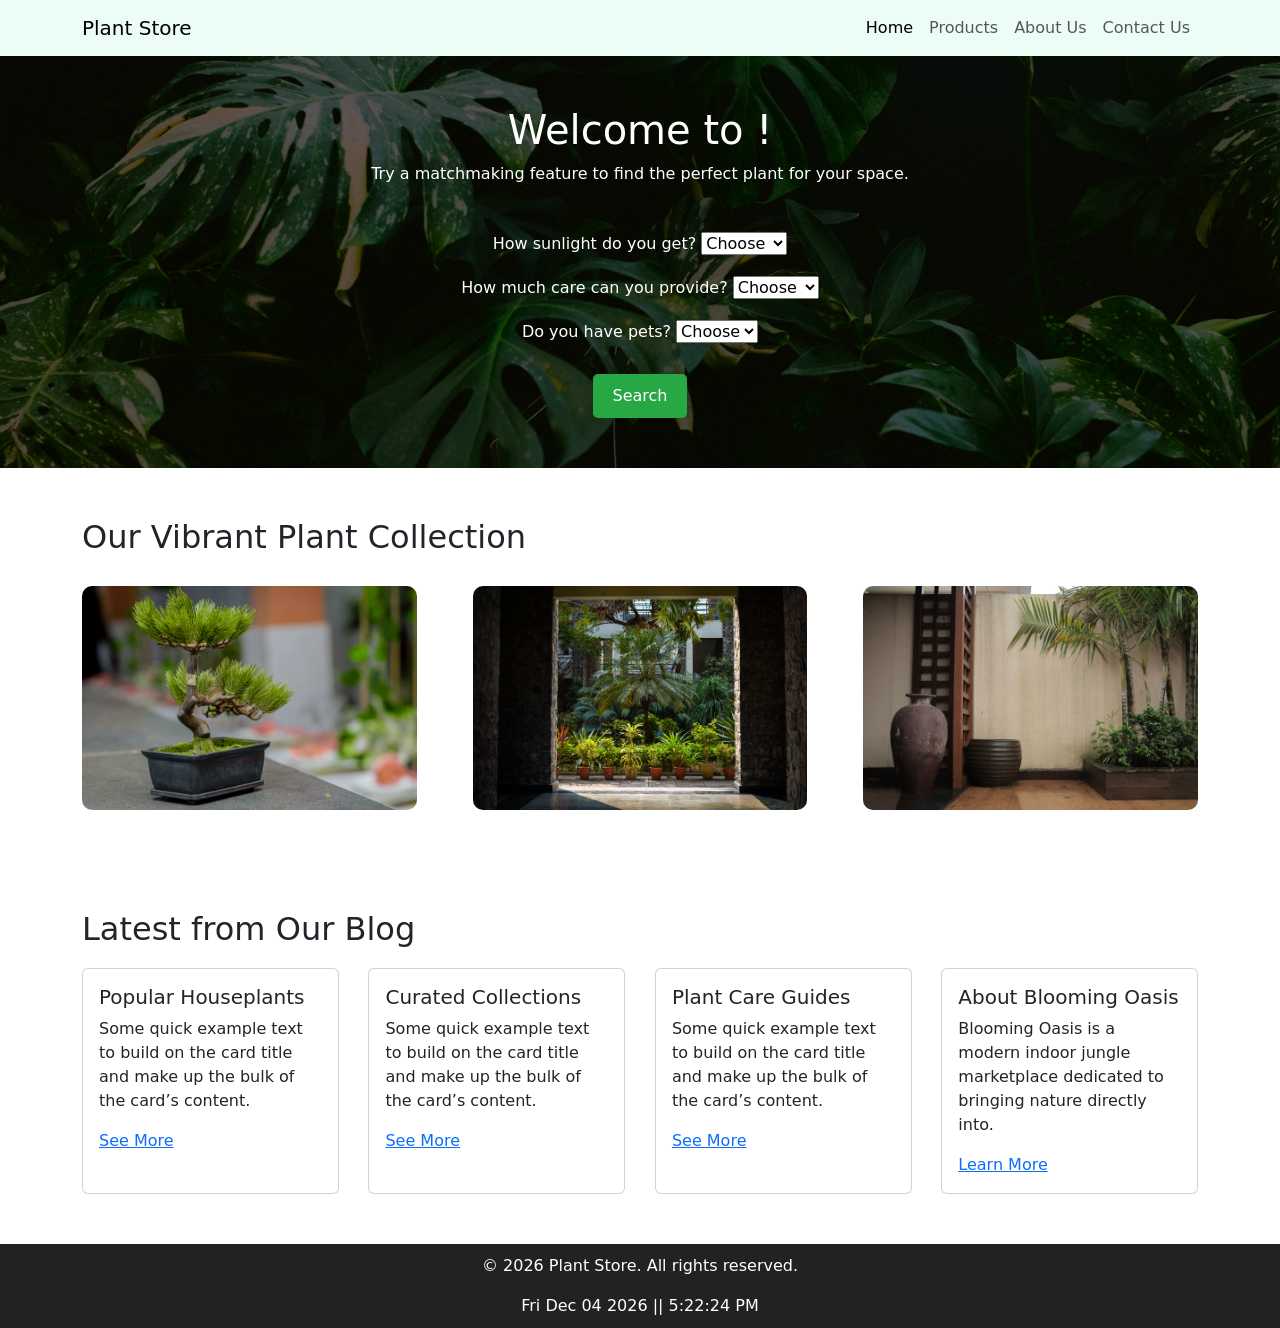
<file: index.html>
<!DOCTYPE html>
<html lang="en">
<head>
    <meta charset="UTF-8">
    <meta name="viewport" content="width=device-width, initial-scale=1.0">
    <title>Plant Store - Home</title>
    <link href="https://cdn.jsdelivr.net/npm/bootstrap@5.3.8/dist/css/bootstrap.min.css" rel="stylesheet" integrity="sha384-sRIl4kxILFvY47J16cr9ZwB07vP4J8+LH7qKQnuqkuIAvNWLzeN8tE5YBujZqJLB" crossorigin="anonymous">
    <link rel="stylesheet" href="css/index.css">
    <link rel="stylesheet" href="css/common.css">
</head>
<body>
<!-- Nav start -->
    <nav class="navbar navbar-expand-lg">
  <div class="container">
    <a class="navbar-brand" href="index.html">Plant Store</a>
    <button class="navbar-toggler" type="button" data-bs-toggle="collapse" data-bs-target="#navbarNav" aria-controls="navbarNav" aria-expanded="false" aria-label="Toggle navigation">
      <span class="navbar-toggler-icon"></span>
    </button>
    <div class="collapse navbar-collapse" id="navbarNav">
      <ul class="navbar-nav ms-auto">
        <li class="nav-item">
          <a class="nav-link active" aria-current="page" href="index.html">Home</a>
        </li>
        <li class="nav-item">
          <a class="nav-link" href="products.html">Products</a>
        </li>
        <li class="nav-item">
          <a class="nav-link" href="about.html">About Us</a>
        </li>
        <li class="nav-item">
          <a class="nav-link" href="contact.html">Contact Us</a>
        </li>
      </ul>
    </div>
  </div>
</nav>
<!-- nav end -->
  
<!-- banner start -->
<div class="banner banbg">
    <div class="container">
        <div class="row">
            <div class="col-lg-12">
                <div class="banner_wrapper">
                    <h1>Welcome to !</h1>
                    <p>Try a matchmaking feature to find the perfect plant for your space.</p>
                    <form action="" method="post">
                        <label for="sunlight">How sunlight do you get?</label> 
                        <select id="sunlight" name="sunlight">
                            <option value="">Choose</option>
                            <option value="low">Low</option>
                            <option value="medium">Medium</option>
                            <option value="high">High</option>
                        </select> <br>
                        <label for="care">How much care can you provide?</label> 
                        <select id="care" name="care">
                            <option value="">Choose</option>
                            <option value="low">Low</option>
                            <option value="medium">Medium</option>
                            <option value="high">High</option>
                        </select> <br>
                        <label for="pet-friendliness">Do you have pets?</label> 
                        <select id="pet-friendliness" name="pet-friendliness">
                            <option value="">Choose</option>
                            <option value="yes">Yes</option>
                            <option value="no">No</option>
                        </select> <br>
                        <button type="submit">Search</button>
                    </form>
                </div>
            </div>
        </div>
    </div>
</div>
<!-- banner end -->

<!-- collage of vibrant plant photos start -->
<section id="plant-collage">
    <div class="container">
        <div class="row">
            <div class="col-lg-12">
                <div class="plant_collage_wrapper">
                    <h2>Our Vibrant Plant Collection</h2>
                    <div class="plant-gallery">
                        <img src="images/plant1.jpg" alt="Plant 1">
                        <img src="images/plant2.jpg" alt="Plant 2">
                        <img src="images/plant3.jpg" alt="Plant 3">
                    </div>
                </div>
            </div>
        </div>
    </div>
</section>
<!-- collage of vibrant plant photos end -->

<!-- Sections for blogs end -->
<section id="blogs">
    <div class="container">
        <div class="row">
            <div class="col-lg-12">
                <div class="blogs_wrapper">
                    <h2>Latest from Our Blog</h2>
                    <div class="blog-posts">
                        <div class="card" style="width: 23%;">
                            <div class="card-body">
                                <h5 class="card-title">Popular Houseplants</h5>
                                <p class="card-text">Some quick example text to build on the card title and make up the bulk of the card’s content.</p>
                                <a href="#" class="card-link">See More</a>
                            </div>
                        </div>
                        <div class="card" style="width: 23%;">
                            <div class="card-body">
                                <h5 class="card-title">Curated Collections</h5>
                                <p class="card-text">Some quick example text to build on the card title and make up the bulk of the card’s content.</p>
                                <a href="#" class="card-link">See More</a>
                            </div>
                        </div>
                        <div class="card" style="width: 23%;">
                            <div class="card-body">
                                <h5 class="card-title">Plant Care Guides</h5>
                                <p class="card-text">Some quick example text to build on the card title and make up the bulk of the card’s content.</p>
                                <a href="#" class="card-link">See More</a>
                            </div>
                        </div>
                        <div class="card" style="width: 23%;">
                            <div class="card-body">
                                <h5 class="card-title">About Blooming Oasis</h5>
                                <p class="card-text">Blooming Oasis is a modern indoor jungle marketplace dedicated to bringing nature directly into.</p>
                                <a href="#" class="card-link">Learn More</a>
                            </div>
                        </div>
                    </div>
                </div>
            </div>
        </div>
    </div>
</section>
<!-- Sections for blogs start -->

<!-- footer start -->
<footer>
    <div class="container-fluid">
        <div class="row">
            <div class="col-lg-12">
                <div class="footer_wrapper">
                    <p>&copy; 2026 Plant Store. All rights reserved.</p>
                    <span id="datetime-display"></span>
                </div>
            </div>
        </div>
</footer>
<!-- footer end -->
<script src="js/time.js"></script>
<script src="https://cdn.jsdelivr.net/npm/bootstrap@5.3.8/dist/js/bootstrap.bundle.min.js" integrity="sha384-FKyoEForCGlyvwx9Hj09JcYn3nv7wiPVlz7YYwJrWVcXK/BmnVDxM+D2scQbITxI" crossorigin="anonymous"></script>
</body>
</html>
</file>
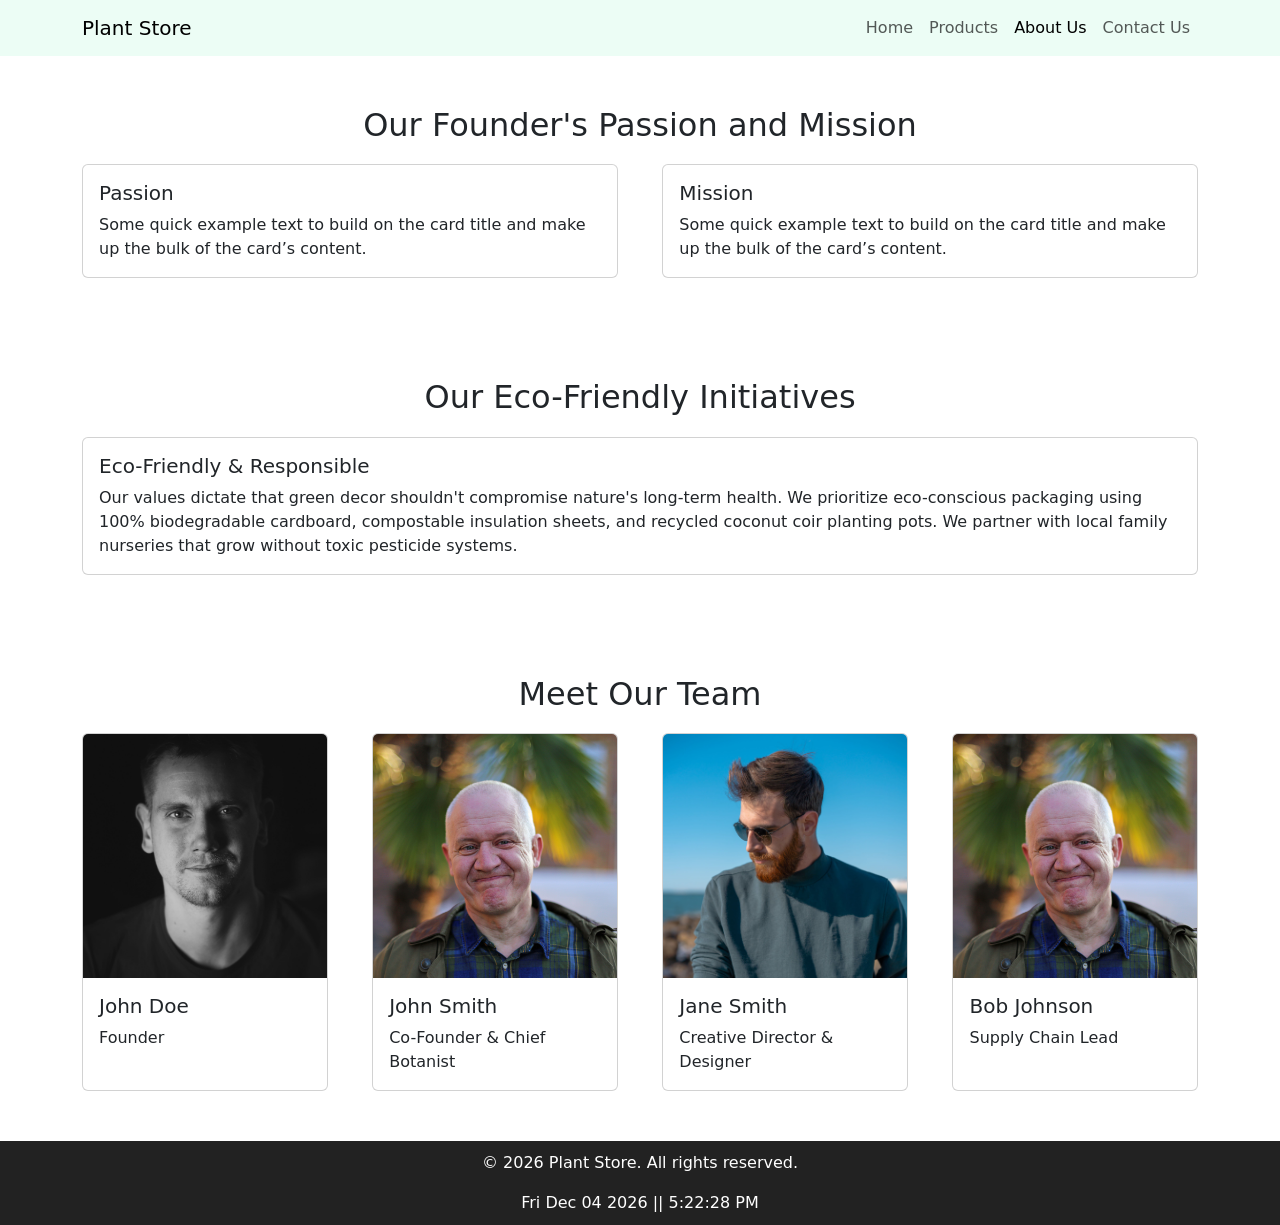
<file: about.html>
<!DOCTYPE html>
<html lang="en">
<head>
    <meta charset="UTF-8">
    <meta name="viewport" content="width=device-width, initial-scale=1.0">
    <title>Plant Store - About Us</title>
    <link rel="stylesheet" href="css/common.css">
    <link rel="stylesheet" href="css/about.css">
    <link href="https://cdn.jsdelivr.net/npm/bootstrap@5.3.8/dist/css/bootstrap.min.css" rel="stylesheet" integrity="sha384-sRIl4kxILFvY47J16cr9ZwB07vP4J8+LH7qKQnuqkuIAvNWLzeN8tE5YBujZqJLB" crossorigin="anonymous">
</head>
<body>
<!-- Nav start -->
    <nav class="navbar navbar-expand-lg">
  <div class="container">
    <a class="navbar-brand" href="index.html">Plant Store</a>
    <button class="navbar-toggler" type="button" data-bs-toggle="collapse" data-bs-target="#navbarNav" aria-controls="navbarNav" aria-expanded="false" aria-label="Toggle navigation">
      <span class="navbar-toggler-icon"></span>
    </button>
    <div class="collapse navbar-collapse" id="navbarNav">
      <ul class="navbar-nav ms-auto">
        <li class="nav-item">
          <a class="nav-link"  href="index.html">Home</a>
        </li>
        <li class="nav-item">
          <a class="nav-link" href="products.html">Products</a>
        </li>
        <li class="nav-item">
          <a class="nav-link active" aria-current="page" href="about.html">About Us</a>
        </li>
        <li class="nav-item">
          <a class="nav-link" href="contact.html">Contact Us</a>
        </li>
      </ul>
    </div>
  </div>
</nav>
<!-- nav end -->
  
<!-- founders passion and mission start -->
<section id="founders-passion-mission" class="founders-passion-mission">
  <div class="container">
    <div class="row">
      <div class="col-lg-12">
        <h2>Our Founder's Passion and Mission</h2>
        <div class="passion_mission_wrapper">
          <div class="card" style="width: 48%;">
            <div class="card-body">
              <h5 class="card-title">Passion</h5>
              <p class="card-text">Some quick example text to build on the card title and make up the bulk of the card’s content.</p>
            </div>
          </div>
          <div class="card" style="width: 48%;">
            <div class="card-body">
              <h5 class="card-title">Mission</h5>
              <p class="card-text">Some quick example text to build on the card title and make up the bulk of the card’s content.</p>
            </div>
          </div>
        </div>
      </div>
    </div>
  </div>
</section>
<!-- founders passion and mission end -->

<!-- eco friendly start -->
<section id="eco-friendly" class="eco-friendly">
  <div class="container">
    <div class="row">
      <div class="col-lg-12">
        <h2>Our Eco-Friendly Initiatives</h2>
        <div class="passion_mission_wrapper">
          <div class="card" style="width: 100%;">
            <div class="card-body">
              <h5 class="card-title">Eco-Friendly & Responsible</h5>
              <p class="card-text">Our values dictate that green decor shouldn't compromise nature's long-term health. We prioritize eco-conscious packaging using 100% biodegradable cardboard, compostable insulation sheets, and recycled coconut coir planting pots. We partner with local family nurseries that grow without toxic pesticide systems.</p>
            </div>
          </div>
        </div>
      </div>
    </div>
  </div>
</section>
<!-- eco friendly end -->

<!-- meet our team start -->
<section id="meet-our-team" class="meet-our-team">
  <div class="container">
    <div class="row">
      <div class="col-lg-12">
        <h2>Meet Our Team</h2>
        <div class="passion_mission_wrapper">
          <div class="card" style="width: 22%;">
            <img src="images/headshot1.jpg" class="card-img-top" alt="...">
            <div class="card-body">
              <h5>John Doe</h5>
              <p class="card-text">Founder</p>
            </div>
          </div>
          <div class="card" style="width: 22%;">
            <img src="images/headshot3.jpg" class="card-img-top" alt="...">
            <div class="card-body">
              <h5>John Smith</h5>
              <p class="card-text">Co-Founder & Chief Botanist</p>
            </div>
          </div>
          <div class="card" style="width: 22%;">
            <img src="images/headshot2.jpg" class="card-img-top" alt="...">
            <div class="card-body">
              <h5>Jane Smith</h5>
              <p class="card-text">Creative Director & Designer</p>
            </div>
          </div>
          <div class="card" style="width: 22%;">
            <img src="images/headshot3.jpg" class="card-img-top" alt="...">
            <div class="card-body">
              <h5>Bob Johnson</h5>
              <p class="card-text">Supply Chain Lead</p>
            </div>
          </div>
        </div>
      </div>
    </div>
  </div>
</section>
<!-- meet our team end -->

<!-- footer start -->
<footer>
    <div class="container-fluid">
        <div class="row">
            <div class="col-lg-12">
                <div class="footer_wrapper">
                    <p>&copy; 2026 Plant Store. All rights reserved.</p>
                    <span id="datetime-display"></span>
                </div>
            </div>
        </div>
</footer>
<!-- footer end -->
<script src="js/time.js"></script>
<script src="https://cdn.jsdelivr.net/npm/bootstrap@5.3.8/dist/js/bootstrap.bundle.min.js" integrity="sha384-FKyoEForCGlyvwx9Hj09JcYn3nv7wiPVlz7YYwJrWVcXK/BmnVDxM+D2scQbITxI" crossorigin="anonymous"></script>
</body>
</html>
</file>
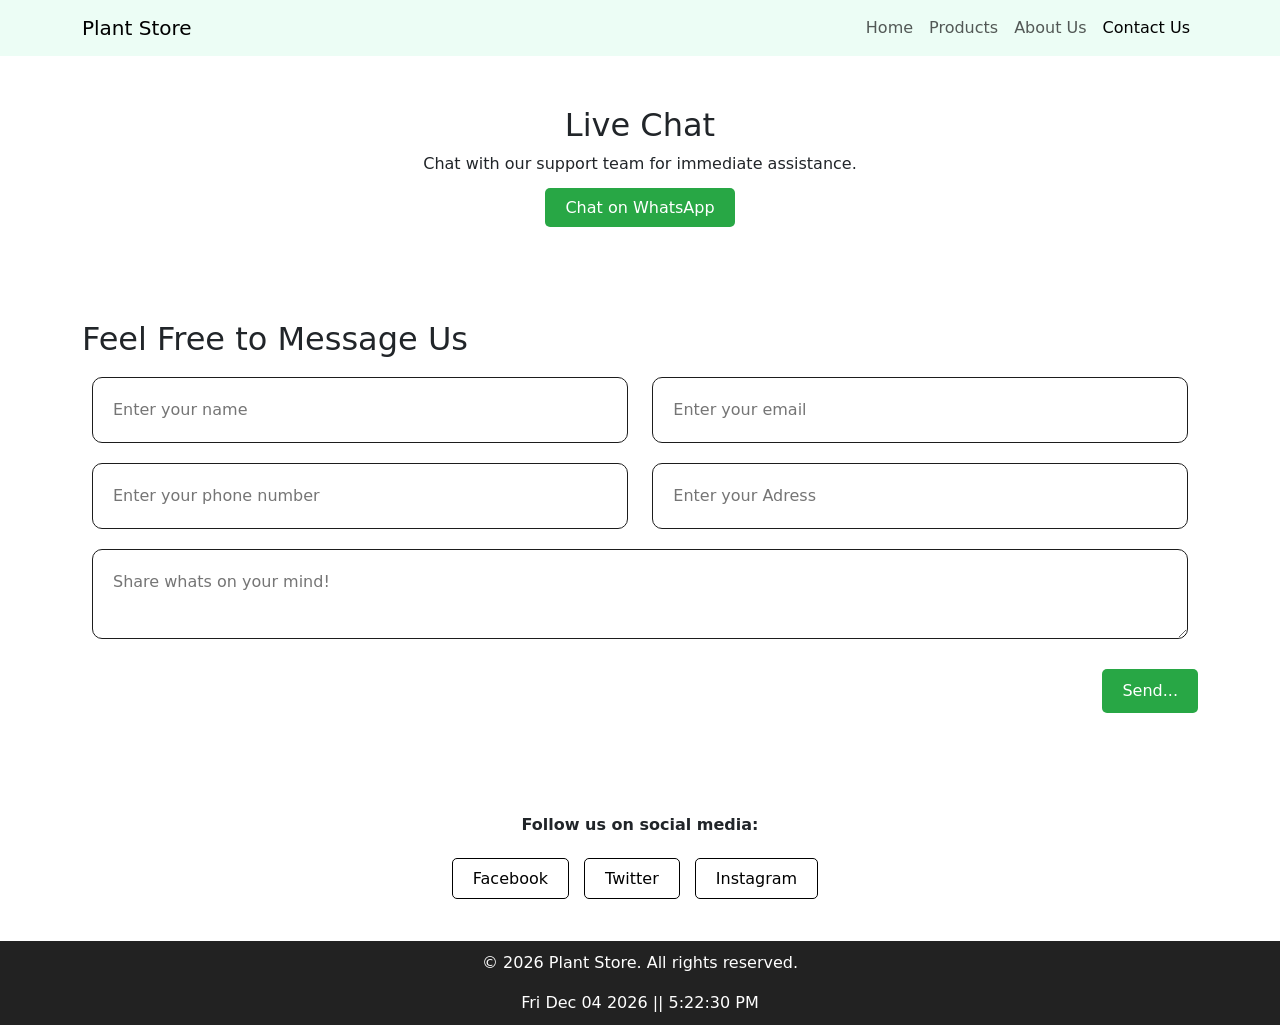
<file: contact.html>
<!DOCTYPE html>
<html lang="en">
<head>
    <meta charset="UTF-8">
    <meta name="viewport" content="width=device-width, initial-scale=1.0">
    <title>Plant Store - Contact Us</title>
    <link href="https://cdn.jsdelivr.net/npm/bootstrap@5.3.8/dist/css/bootstrap.min.css" rel="stylesheet" integrity="sha384-sRIl4kxILFvY47J16cr9ZwB07vP4J8+LH7qKQnuqkuIAvNWLzeN8tE5YBujZqJLB" crossorigin="anonymous">
    <link rel="stylesheet" href="css/contact.css">
    <link rel="stylesheet" href="css/common.css">
</head>
<body>
<!-- Nav start -->
    <nav class="navbar navbar-expand-lg">
  <div class="container">
    <a class="navbar-brand" href="index.html">Plant Store</a>
    <button class="navbar-toggler" type="button" data-bs-toggle="collapse" data-bs-target="#navbarNav" aria-controls="navbarNav" aria-expanded="false" aria-label="Toggle navigation">
      <span class="navbar-toggler-icon"></span>
    </button>
    <div class="collapse navbar-collapse" id="navbarNav">
      <ul class="navbar-nav ms-auto">
        <li class="nav-item">
          <a class="nav-link"  href="index.html">Home</a>
        </li>
        <li class="nav-item">
          <a class="nav-link" href="products.html">Products</a>
        </li>
        <li class="nav-item">
          <a class="nav-link" href="about.html">About Us</a>
        </li>
        <li class="nav-item">
          <a class="nav-link active" aria-current="page" href="contact.html">Contact Us</a>
        </li>
      </ul>
    </div>
  </div>
</nav>
<!-- nav end -->

<!-- live chat start -->
<section id="live_chat">
    <div class="container">
        <div class="row">
            <div class="col-lg-12">
                <div class="section_header">
                    <h2>Live Chat</h2>
                </div>
            </div>
        </div>
        <div class="row">
            <div class="col-lg-12">
                <div class="live_chat_wrapper">
                    <p>Chat with our support team for immediate assistance.</p>
                    <a href="https://wa.me/+8801954691305" target="_blank" rel="noopener noreferrer" class="whatsapp-btn">Chat on WhatsApp</a>
                </div>
            </div>
        </div>
    </div>
</section>
<!-- live chat end -->
  
<!-- contact_form start -->
<section id="contact_formid">
    <div class="container">
        <div class="row">
            <div class="col-lg-12">
                <div class="section_header">
                    <h2>Feel Free to Message Us</h2>
                </div>
            </div>
        </div>
        <div class="row">
            <div class="col-lg-12">
                <div class="contact_form">
                    <form action="" method="" class="form">
                        <div class="message_input">
                            <input class="contact_name" type="text" name="name" id="name" placeholder="Enter your name" required> 
                            <input class="contact_mail" type="email" name="email" id="email" placeholder="Enter your email" required>
                            <input class="contact_tell" type="tel" name="tell" id="email" placeholder="Enter your phone number" required>
                            <input class="contact_address" type="text" name="address" id="address" placeholder="Enter your Adress">
                        </div>
                        <div class="message_send">
                            <textarea class="contact_message" name="messages" id="messages" placeholder="Share whats on your mind!" required></textarea>
                            <br>
                            <button type="button" data-bs-toggle="modal" data-bs-target="#successModal">Send...</button>
                        </div>
                    </form>
                </div>
            </div>
        </div>
    </div>
</section>
<!-- contact_form end -->

<!-- Bootstrap Success Modal -->
<div class="modal fade" id="successModal" tabindex="-1" aria-labelledby="successModalLabel" aria-hidden="true">
    <div class="modal-dialog modal-dialog-centered">
        <div class="modal-content text-center p-4">
            <div class="modal-body">
                <div class="text-success mb-3" style="font-size: 3rem;">✓</div>
                <h4 class="modal-title mb-2" id="successModalLabel">Message Sent!</h4>
                <p class="text-muted">Thank you for reaching out. We will get back to you soon.</p>
                <button type="button" class="btn btn-success mt-3" data-bs-dismiss="modal">Close</button>
            </div>
        </div>
    </div>
</div>

<!-- social links start -->
<section id="social_links">
    <div class="container">
        <div class="row">
            <div class="col-lg-12">
                <div class="social_wrapper">
                    <p>Follow us on social media:</p>
                    <a href="https://www.facebook.com/yourpage" target="_blank" rel="noopener noreferrer" class="social-link">Facebook</a>
                    <a href="https://www.twitter.com/yourhandle" target="_blank" rel="noopener noreferrer" class="social-link">Twitter</a>
                    <a href="https://www.instagram.com/yourhandle" target="_blank" rel="noopener noreferrer" class="social-link">Instagram</a>
                </div>
            </div>
        </div>
    </div>
</section>
<!-- social links end -->

<!-- footer start -->
<footer>
    <div class="container-fluid">
        <div class="row">
            <div class="col-lg-12">
                <div class="footer_wrapper">
                    <p>&copy; 2026 Plant Store. All rights reserved.</p>
                    <span id="datetime-display"></span>
                </div>
            </div>
        </div>
</footer>
<!-- footer end -->
<script src="js/time.js"></script>
<script src="https://cdn.jsdelivr.net/npm/bootstrap@5.3.8/dist/js/bootstrap.bundle.min.js" integrity="sha384-FKyoEForCGlyvwx9Hj09JcYn3nv7wiPVlz7YYwJrWVcXK/BmnVDxM+D2scQbITxI" crossorigin="anonymous"></script>
</body>
</html>
</file>
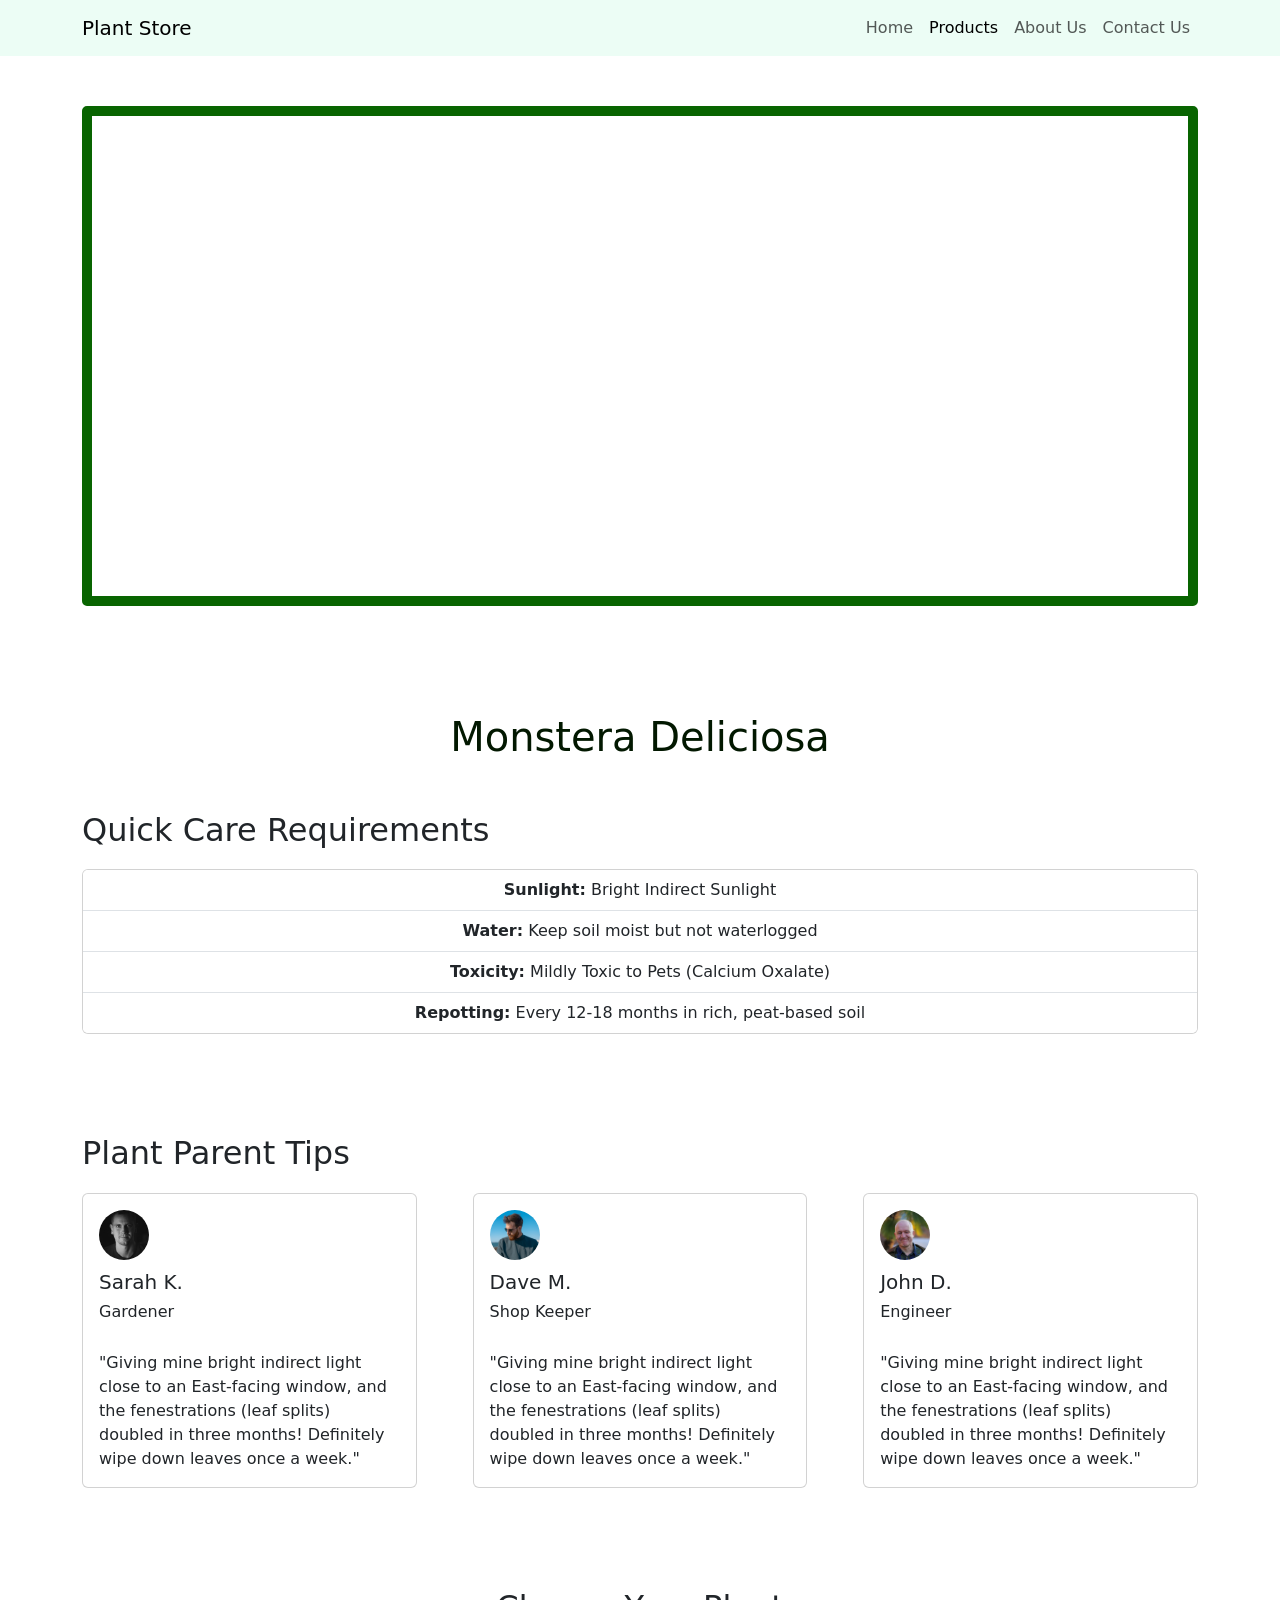
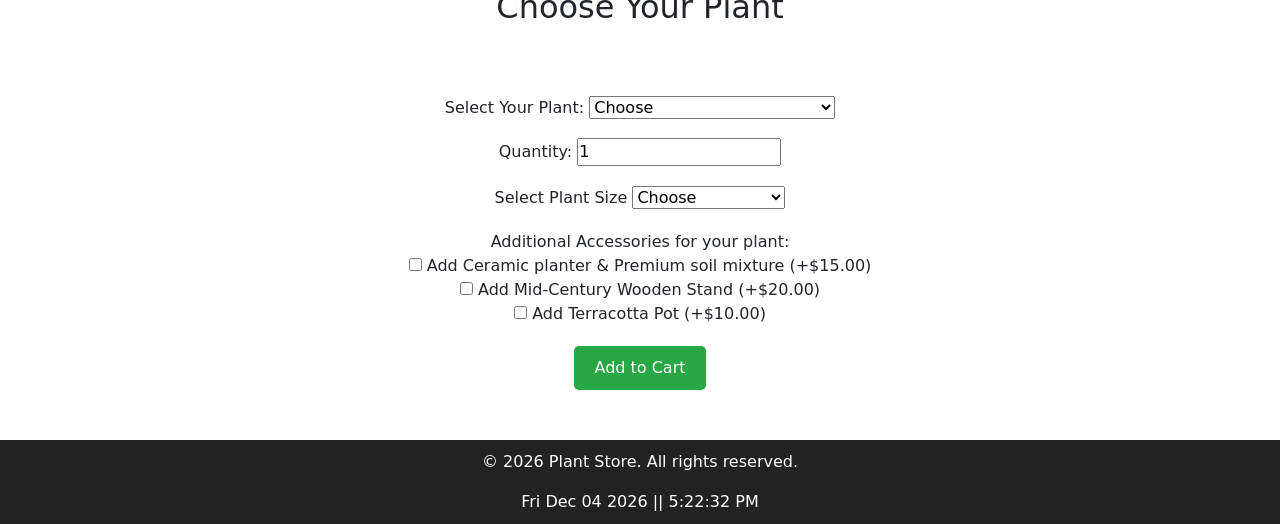
<file: products.html>
<!DOCTYPE html>
<html lang="en">
<head>
    <meta charset="UTF-8">
    <meta name="viewport" content="width=device-width, initial-scale=1.0">
    <title>Plant Store - Products</title>
    <link href="https://cdn.jsdelivr.net/npm/bootstrap@5.3.8/dist/css/bootstrap.min.css" rel="stylesheet" integrity="sha384-sRIl4kxILFvY47J16cr9ZwB07vP4J8+LH7qKQnuqkuIAvNWLzeN8tE5YBujZqJLB" crossorigin="anonymous">
    <link rel="stylesheet" href="css/products.css">
    <link rel="stylesheet" href="css/common.css">
</head>
<body>
<!-- Nav start -->
    <nav class="navbar navbar-expand-lg">
  <div class="container">
    <a class="navbar-brand" href="index.html">Plant Store</a>
    <button class="navbar-toggler" type="button" data-bs-toggle="collapse" data-bs-target="#navbarNav" aria-controls="navbarNav" aria-expanded="false" aria-label="Toggle navigation">
      <span class="navbar-toggler-icon"></span>
    </button>
    <div class="collapse navbar-collapse" id="navbarNav">
      <ul class="navbar-nav ms-auto">
        <li class="nav-item">
          <a class="nav-link"  href="index.html">Home</a>
        </li>
        <li class="nav-item">
          <a class="nav-link active" aria-current="page" href="products.html">Products</a>
        </li>
        <li class="nav-item">
          <a class="nav-link" href="about.html">About Us</a>
        </li>
        <li class="nav-item">
          <a class="nav-link" href="contact.html">Contact Us</a>
        </li>
      </ul>
    </div>
  </div>
</nav>
<!-- nav end -->

<!-- monstera growth video start -->
<section id="monstera-growth" class="monstera-video">
    <div class="container">
        <div class="row">
            <div class="col-lg-12">
                <div class="video_wrapper">
                    <iframe width="100%" height="500" src="https://www.youtube.com/embed/1LEsgLwQ8nE?si=JEuIs88FM1GzZC88" title="YouTube video player" frameborder="0" allow="accelerometer; autoplay; clipboard-write; encrypted-media; gyroscope; picture-in-picture; web-share" referrerpolicy="strict-origin-when-cross-origin" allowfullscreen></iframe>
                </div>
            </div>
        </div>
    </div>
</section>
<!-- monstera growth video end -->

<!-- species information start -->
<section id="species-info" class="species-info">
    <div class="container">
        <div class="row">
            <div class="col-lg-12">
                <h1>Monstera Deliciosa</h1>
                <h2>Quick Care Requirements</h2>
                <div class="card" style="width: 100%; text-align:center; margin-top: 20px;">
                    <ul class="list-group list-group-flush">
                        <li class="list-group-item"><strong>Sunlight:</strong> Bright Indirect Sunlight</li>
                        <li class="list-group-item"><strong>Water:</strong> Keep soil moist but not waterlogged</li>
                        <li class="list-group-item"><strong>Toxicity:</strong> Mildly Toxic to Pets (Calcium Oxalate)</li>
                        <li class="list-group-item"><strong>Repotting:</strong> Every 12-18 months in rich, peat-based soil</li>
                    </ul>
                </div>
            </div>
        </div>
    </div>
</section>
<!-- species information end -->

<!-- parent plant tips -->
<section id="parent-plant-tips" class="parent-plant-tips">
    <div class="container">
        <div class="row">
            <div class="col-lg-12">
                <h2>Plant Parent Tips</h2>
                <div class="tips_wrapper">
                    <div class="card" style="width: 30%;">
                        <div class="card-body">
                            <img src="images/headshot1.jpg" alt="" >
                            <h5 class="card-title">Sarah K.</h5>
                            <h6>Gardener</h6>
                            <p class="card-text">"Giving mine bright indirect light close to an East-facing window, and the fenestrations (leaf splits) doubled in three months! Definitely wipe down leaves once a week."</p>
                        </div>
                    </div>
                    <div class="card" style="width: 30%;">
                        <div class="card-body">
                            <img src="images/headshot2.jpg" alt="" >
                            <h5 class="card-title">Dave M.</h5>
                            <h6>Shop Keeper</h6>
                            <p class="card-text">"Giving mine bright indirect light close to an East-facing window, and the fenestrations (leaf splits) doubled in three months! Definitely wipe down leaves once a week."</p>
                        </div>
                    </div>
                    <div class="card" style="width: 30%;">
                        <div class="card-body">
                            <img src="images/headshot3.jpg" alt="" >
                            <h5 class="card-title">John D.</h5>
                            <h6>Engineer</h6>
                            <p class="card-text">"Giving mine bright indirect light close to an East-facing window, and the fenestrations (leaf splits) doubled in three months! Definitely wipe down leaves once a week."</p>
                        </div>
                    </div>
                </div>
            </div>
        </div>
    </div>
</section>
<!-- parent plant tips -->

<!-- add to cart -->
<section id="add-to-cart" class="add-to-cart">
    <div class="container">
        <div class="row">
            <div class="col-lg-12">
                <h2>Choose Your Plant</h2>
                <div class="cart_wrapper">
                    <form action="cart.html" method="post">
                        <label for="plant-size">Select Your Plant:</label>
                        <select id="plant-size" name="plant-size">
                            <option value="">Choose</option>
                            <option value="small">Monstera deliciosa ($45.00)</option>
                        </select> <br>
                        <label for="quantity">Quantity:</label>
                        <input type="number" id="quantity" name="quantity" min="1" value="1"> <br>
                        <label for="size">Select Plant Size</label>
                        <select id="size" name="size">
                            <option value="">Choose</option>
                            <option value="small">Small(6-12")</option>
                            <option value="medium">Medium(12-24")</option>
                            <option value="large">Large(24+")</option>
                        </select> <br>
                        <label for="additional">Additional Accessories for your plant:</label> <br>
                        <input type="checkbox" id="soil" name="additional" value="soil"> Add Ceramic planter & Premium soil mixture (+$15.00) <br>
                        <input type="checkbox" id="stand" name="additional" value="stand"> Add Mid-Century Wooden Stand (+$20.00) <br>
                        <input type="checkbox" id="pot" name="additional" value="pot"> Add Terracotta Pot (+$10.00) <br>
                        <button type="submit">Add to Cart</button>
                    </form>
                </div>
            </div>
        </div>
    </div>
</section>
<!-- add to cart -->

<!-- footer start -->
<footer>
    <div class="container-fluid">
        <div class="row">
            <div class="col-lg-12">
                <div class="footer_wrapper">
                    <p>&copy; 2026 Plant Store. All rights reserved.</p>
                    <span id="datetime-display"></span>
                </div>
            </div>
        </div>
</footer>
<!-- footer end -->
<script src="js/time.js"></script>
<script src="https://cdn.jsdelivr.net/npm/bootstrap@5.3.8/dist/js/bootstrap.bundle.min.js" integrity="sha384-FKyoEForCGlyvwx9Hj09JcYn3nv7wiPVlz7YYwJrWVcXK/BmnVDxM+D2scQbITxI" crossorigin="anonymous"></script>
</body>
</html>
</file>
<file: css/index.css>
/* banner start */
.banbg{
    background: url(../images/banbg.jpg) no-repeat center / cover;
    text-align: center; 
    color: white;
}
.banner_wrapper{
    padding:50px;
}
.banner_wrapper p{
    padding-bottom: 20px;
}
.banner_wrapper label{
    margin: 10px 0;
}
/* banner end */

/* collage of vibrant plant photos start */
.plant_collage_wrapper h2{
    margin-bottom: 30px;
}
.plant-gallery{
    display: flex;
    justify-content: space-between;
}
.plant-gallery img{
    width: 30%;
    height: auto;
    border-radius: 10px;
}
/* collage of vibrant plant photos end */

/* blog start */
.blog-posts{
    display: flex;
    justify-content: space-between;
    flex-wrap: wrap;
}
.blog-posts:last-child{
    margin-top: 20px;
}
/* blog end */
</file>
<file: css/common.css>
*{
    margin: 0;
    padding: 0;
    box-sizing: border-box;
}
button{
    background-color: #28a745;
    color: white;
    border: none;
    padding: 10px 20px;
    cursor: pointer;
    border-radius: 5px;
    margin-top: 20px;
}
nav{
    background-color:#ECFDF5;

}
section{
    padding: 50px 0;
}
footer{
    text-align: center;
    background-color: #222222;
    color: #ffffff;
    padding: 10px;
}
</file>
<file: css/about.css>
/* Founders' Passion and Mission start */
#founders-passion-mission h2{
    margin-bottom: 20px;
    text-align: center;
}
.passion_mission_wrapper{
    display: flex;
    justify-content: space-between;
    flex-wrap: wrap;
}
/* Founders' Passion and Mission end */

/* Eco-Friendly Initiatives start */
.eco-friendly h2{
    margin-bottom: 20px;
    text-align: center;
}
/* Eco-Friendly Initiatives end */

/* Meet Our Team start */
.meet-our-team h2{
    margin-bottom: 20px;
    text-align: center;
}
.passion_mission_wrapper{
    display: flex;
    justify-content: space-between;
    flex-wrap: wrap;
}
/* Meet Our Team end */
</file>
<file: css/contact.css>
/* live chat start */
#live_chat{
    text-align: center;
}
.live_chat_wrapper p{
    margin-bottom: 20px;
}
.live_chat_wrapper a{
    text-decoration: none;
    background-color: #28a745;
    color: white;
    border: none;
    padding: 10px 20px;
    cursor: pointer;
    border-radius: 5px;
    margin-top: 30px;
}
/* live chat end */

/* contact form start */
.contact_form .form{
    width: 100%;
    display: flex;
    justify-content: space-between;
    flex-wrap: wrap;
}
.message_input{
    width: 100%;
    display: flex;
    flex-wrap: wrap;
    justify-content: space-between;
}
.message_input input{
    width: 48%;
    padding: 20px;
    margin: 10px;
    border: 1px solid #1d1d1d;
    border-radius: 10px;
}
.message_input input:focus{
    outline: 1px solid #31B164;
    border: 1px solid #31B164;
}
.message_send{
    width: 100%;
    display: flex;
    justify-content: space-between;
    flex-wrap: wrap;
}
.message_send textarea{
    margin: 10px;
    padding: 20px;
    width: 100%;
    border: 1px solid #1d1d1d;
    border-radius: 10px;
}
.message_send textarea:focus{
    outline: 1px solid #31B164;
    border: 1px solid #31B164;
}

/* contact form end */

/* social links */
#social_links{
    padding: 50px 0;
    text-align: center;
}
.social_wrapper p{
    margin-bottom: 30px;
    font-weight: 600;
}
.social_wrapper a{
    text-decoration: none;
    background-color: #ffffff;
    color: #000000;
    border: 1px solid #000000;
    padding: 10px 20px;
    border-radius: 5px;
    margin-right: 10px;
    margin-top: 20px;
    transition: 0.3s;
}
.social_wrapper a:hover{
    background-color: #28a745;
    color: white;
}
/* social links end */
</file>
<file: css/products.css>
/* video start */
.video_wrapper iframe{
    border:10px solid #086400;
    border-radius:5px;
}
/* video end */

/* species info start */
.species-info h1 {
    text-align: center;
    color: #021800;
    margin-bottom: 50px;
}
/* species info end */

/* parent plant tips */
.parent-plant-tips h2{
    margin-bottom: 20px;
}
.tips_wrapper{
    display: flex;
    justify-content: space-between;
    flex-wrap: wrap;
}
.tips_wrapper .card img{
    height: 50px;
    width: 50px;
    border-radius: 50%;
    margin-bottom: 10px;
}
.tips_wrapper .card h6{
    margin-bottom: 30px;
}
/* parent plant tips end */

/* add to cart start */
.add-to-cart h2{
    text-align: center;
    margin-bottom: 50px;
}
.cart_wrapper{
    text-align: center;
}
.cart_wrapper label{
    margin-top: 20px;
}
.cart_wrapper button{
    margin-top: 20px;
}
/* add to cart end */
</file>
